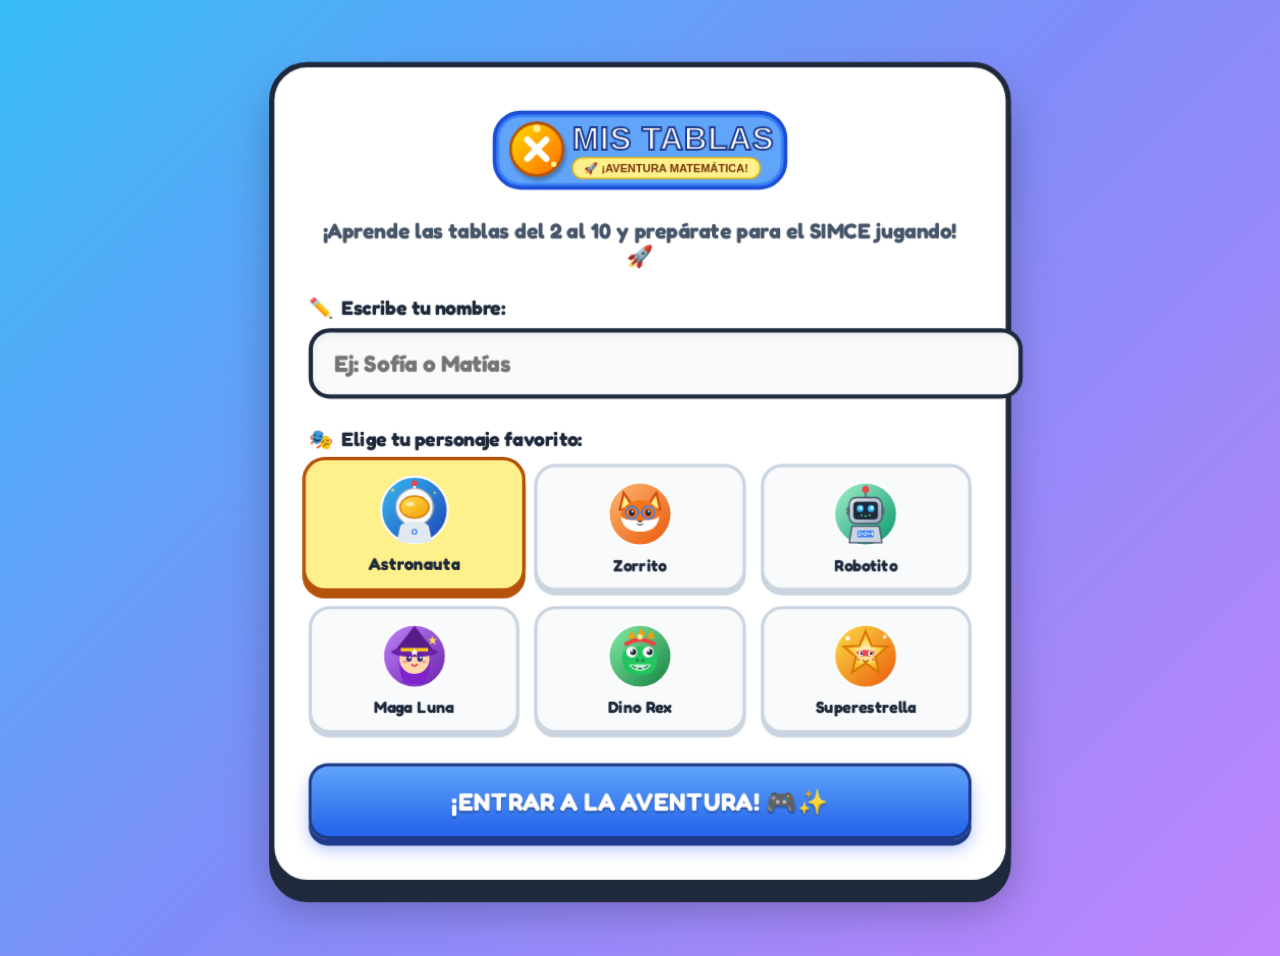
<file: index.html>
<!DOCTYPE html>
<html lang="es">
<head>
  <meta charset="UTF-8">
  <meta http-equiv="refresh" content="0; url=misTablas/index.html">
  <title>Redireccionando a Mis Tablas...</title>
  <style>
    body {
      font-family: 'Segoe UI', Tahoma, Geneva, Verdana, sans-serif;
      background: #EFF6FF;
      display: flex;
      align-items: center;
      justify-content: center;
      height: 100vh;
      margin: 0;
      color: #1E3A8A;
      text-align: center;
    }
    .card {
      background: #FFFFFF;
      padding: 40px;
      border-radius: 24px;
      border: 4px solid #3B82F6;
      box-shadow: 0 10px 25px rgba(0,0,0,0.1);
    }
    a {
      display: inline-block;
      margin-top: 15px;
      padding: 12px 24px;
      background: #3B82F6;
      color: #FFF;
      text-decoration: none;
      border-radius: 12px;
      font-weight: bold;
    }
  </style>
</head>
<body>
  <div class="card">
    <h2>🚀 Plataforma Educativa "Mis Tablas"</h2>
    <p>Redirigiendo automáticamente a la aplicación...</p>
    <a href="misTablas/index.html">Ingresar a Mis Tablas</a>
  </div>
</body>
</html>
</file>
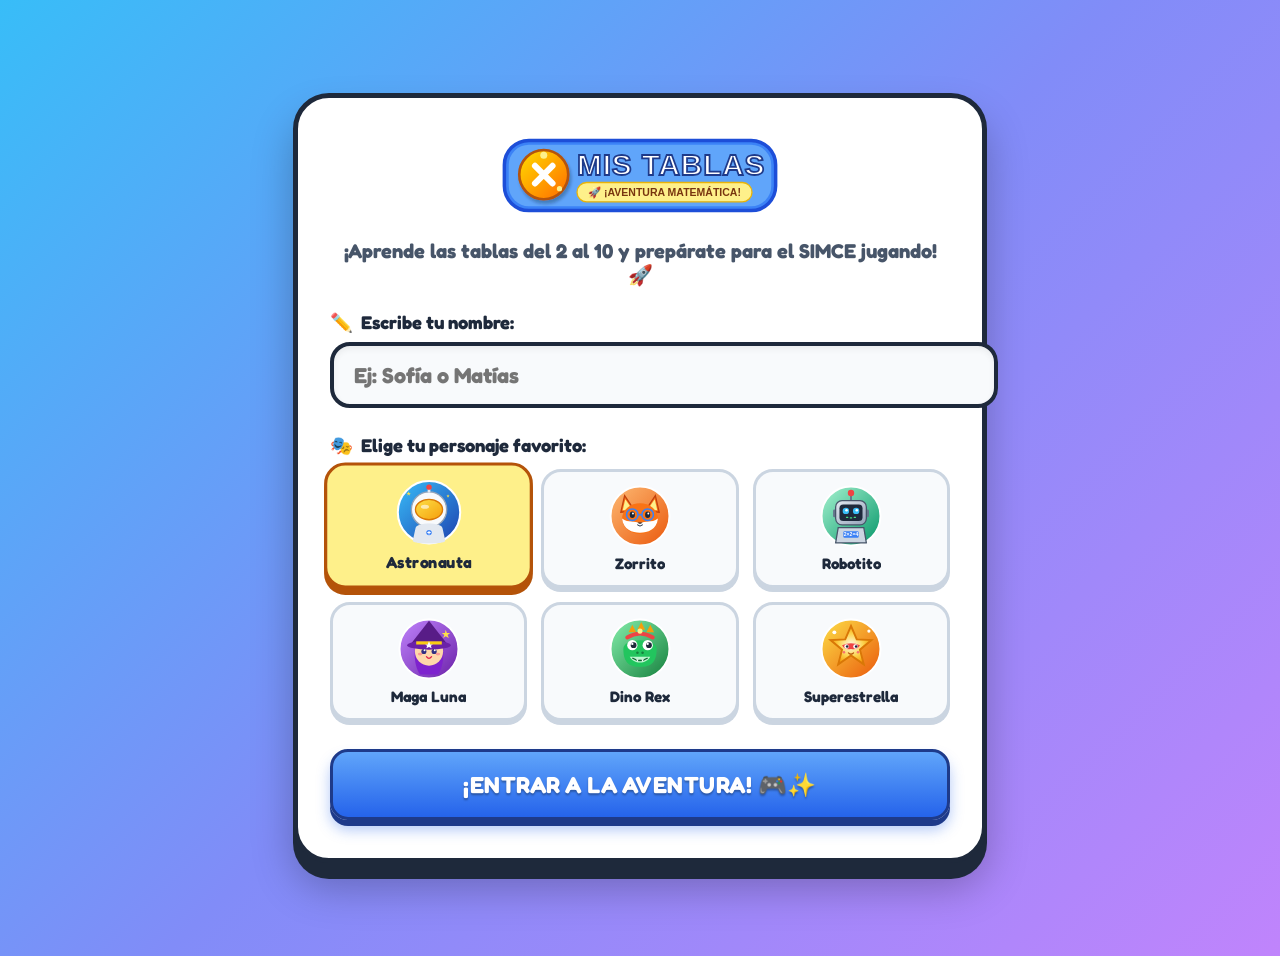
<file: misTablas/index.html>
<!DOCTYPE html>
<html lang="es">
<head>
  <meta charset="UTF-8">
  <meta name="viewport" content="width=device-width, initial-scale=1.0, maximum-scale=1.0, user-scalable=no">
  <title>Bienvenido a Mis Tablas - Ingreso de Estudiante</title>
  <link rel="stylesheet" href="Sistema/CSS/animaciones.css">
  <link rel="stylesheet" href="Sistema/CSS/login.css">
  <link rel="icon" type="image/svg+xml" href="Sistema/IMAGEN/estrella.svg">
</head>
<body class="login-body">

  <div class="login-card-container anim-pop">
    <!-- Logotipo de la Plataforma -->
    <div class="login-logo-wrapper">
      <img src="Sistema/IMAGEN/logo.svg" alt="Mis Tablas" class="login-logo-img anim-pulse">
    </div>

    <p class="login-tagline">
      ¡Aprende las tablas del 2 al 10 y prepárate para el SIMCE jugando! 🚀
    </p>

    <!-- Formulario de Ingreso -->
    <form id="loginForm" onsubmit="handleStudentLogin(event)">
      <!-- Campo Nombre -->
      <div class="input-group">
        <label for="studentNameInput" class="input-label">
          <span>✏️</span> Escribe tu nombre:
        </label>
        <input 
          type="text" 
          id="studentNameInput" 
          class="input-text-kid" 
          placeholder="Ej: Sofía o Matías" 
          autocomplete="off" 
          maxlength="25"
          required
        >
      </div>

      <!-- Selección de Avatar -->
      <div class="avatar-selection-title">
        <span>🎭</span> Elige tu personaje favorito:
      </div>

      <div class="avatars-grid" id="avatarsGrid">
        <div class="avatar-option-card selected" data-avatar="avatar1.svg" data-name="Mateo el Astronauta">
          <img src="Sistema/IMAGEN/avatar1.svg" alt="Astronauta" class="avatar-preview-img anim-float">
          <span class="avatar-label-name">Astronauta</span>
        </div>
        <div class="avatar-option-card" data-avatar="avatar2.svg" data-name="Simón el Zorrito">
          <img src="Sistema/IMAGEN/avatar2.svg" alt="Zorrito" class="avatar-preview-img anim-float">
          <span class="avatar-label-name">Zorrito</span>
        </div>
        <div class="avatar-option-card" data-avatar="avatar3.svg" data-name="Byte el Robot">
          <img src="Sistema/IMAGEN/avatar3.svg" alt="Robot" class="avatar-preview-img anim-float">
          <span class="avatar-label-name">Robotito</span>
        </div>
        <div class="avatar-option-card" data-avatar="avatar4.svg" data-name="Luna la Maga">
          <img src="Sistema/IMAGEN/avatar4.svg" alt="Maga" class="avatar-preview-img anim-float">
          <span class="avatar-label-name">Maga Luna</span>
        </div>
        <div class="avatar-option-card" data-avatar="avatar5.svg" data-name="Rex el Dino">
          <img src="Sistema/IMAGEN/avatar5.svg" alt="Dino" class="avatar-preview-img anim-float">
          <span class="avatar-label-name">Dino Rex</span>
        </div>
        <div class="avatar-option-card" data-avatar="avatar6.svg" data-name="Super Estrellita">
          <img src="Sistema/IMAGEN/avatar6.svg" alt="Estrella" class="avatar-preview-img anim-float">
          <span class="avatar-label-name">Superestrella</span>
        </div>
      </div>

      <!-- Mensaje de Validación -->
      <div id="loginErrorMsg" class="validation-error-msg anim-shake">
        ⚠️ Por favor escribe tu nombre para comenzar la aventura.
      </div>

      <!-- Botón de Ingreso con Animación 3D y Efecto de Brillo -->
      <button type="submit" class="btn btn-primary btn-enter-game anim-bounce" id="btnEnter">
        ¡ENTRAR A LA AVENTURA! 🎮✨
      </button>
    </form>
  </div>

  <script>
    // Sintetizador Web Audio API liviano integrado para la pantalla de bienvenida
    let audioCtx = null;
    function playTone(freq, type = 'sine', duration = 0.12) {
      try {
        if (!audioCtx) {
          const AC = window.AudioContext || window.webkitAudioContext;
          if (AC) audioCtx = new AC();
        }
        if (audioCtx.state === 'suspended') audioCtx.resume();
        const osc = audioCtx.createOscillator();
        const gain = audioCtx.createGain();
        osc.type = type;
        osc.frequency.setValueAtTime(freq, audioCtx.currentTime);
        gain.gain.setValueAtTime(0.2, audioCtx.currentTime);
        gain.gain.exponentialRampToValueAtTime(0.01, audioCtx.currentTime + duration);
        osc.connect(gain);
        gain.connect(audioCtx.destination);
        osc.start();
        osc.stop(audioCtx.currentTime + duration);
      } catch (e) {}
    }

    let selectedAvatar = "avatar1.svg";
    let selectedAvatarName = "Mateo el Astronauta";

    // Selección interactiva de avatar
    const cards = document.querySelectorAll('.avatar-option-card');
    cards.forEach(card => {
      card.addEventListener('click', () => {
        playTone(600, 'triangle', 0.1);
        cards.forEach(c => c.classList.remove('selected'));
        card.classList.add('selected');
        selectedAvatar = card.getAttribute('data-avatar');
        selectedAvatarName = card.getAttribute('data-name');
      });
    });

    // Cargar nombre y avatar previos si ya existían
    document.addEventListener('DOMContentLoaded', () => {
      try {
        const saved = localStorage.getItem('misTablas_student');
        if (saved) {
          const data = JSON.parse(saved);
          if (data.name) document.getElementById('studentNameInput').value = data.name;
          if (data.avatar) {
            cards.forEach(c => {
              if (c.getAttribute('data-avatar') === data.avatar) {
                cards.forEach(other => other.classList.remove('selected'));
                c.classList.add('selected');
                selectedAvatar = data.avatar;
                selectedAvatarName = data.avatarName || "Personaje";
              }
            });
          }
        }
      } catch (e) {}
    });

    function handleStudentLogin(e) {
      e.preventDefault();
      const input = document.getElementById('studentNameInput');
      const errorMsg = document.getElementById('loginErrorMsg');
      const name = (input.value || '').trim();

      // Validación estricta
      if (!name || name.length < 2) {
        playTone(200, 'sawtooth', 0.25);
        errorMsg.style.display = 'block';
        errorMsg.innerText = '⚠️ Por favor escribe tu nombre (mínimo 2 letras) para ingresar.';
        input.focus();
        input.classList.add('anim-shake');
        setTimeout(() => input.classList.remove('anim-shake'), 600);
        return;
      }

      errorMsg.style.display = 'none';
      playTone(800, 'triangle', 0.2);

      // Guardar o actualizar datos del estudiante en localStorage
      try {
        let currentStudent = null;
        const saved = localStorage.getItem('misTablas_student');
        if (saved) {
          currentStudent = JSON.parse(saved);
        }

        const updatedStudent = {
          ...(currentStudent || {}),
          name: name,
          avatar: selectedAvatar,
          avatarName: selectedAvatarName,
          score: currentStudent ? (currentStudent.score || 0) : 0,
          stars: currentStudent ? (currentStudent.stars || 0) : 0,
          tablesProgress: currentStudent ? (currentStudent.tablesProgress || {}) : {},
          achievements: currentStudent ? (currentStudent.achievements || []) : []
        };

        localStorage.setItem('misTablas_student', JSON.stringify(updatedStudent));
      } catch (err) {
        console.error("Error al guardar:", err);
      }

      // Animación de entrada y redirección a Sistema/index.html
      const btn = document.getElementById('btnEnter');
      btn.innerText = '¡Cargando Aventura...! 🚀';
      btn.disabled = true;

      setTimeout(() => {
        window.location.href = 'Sistema/index.html';
      }, 500);
    }
  </script>
</body>
</html>
</file>
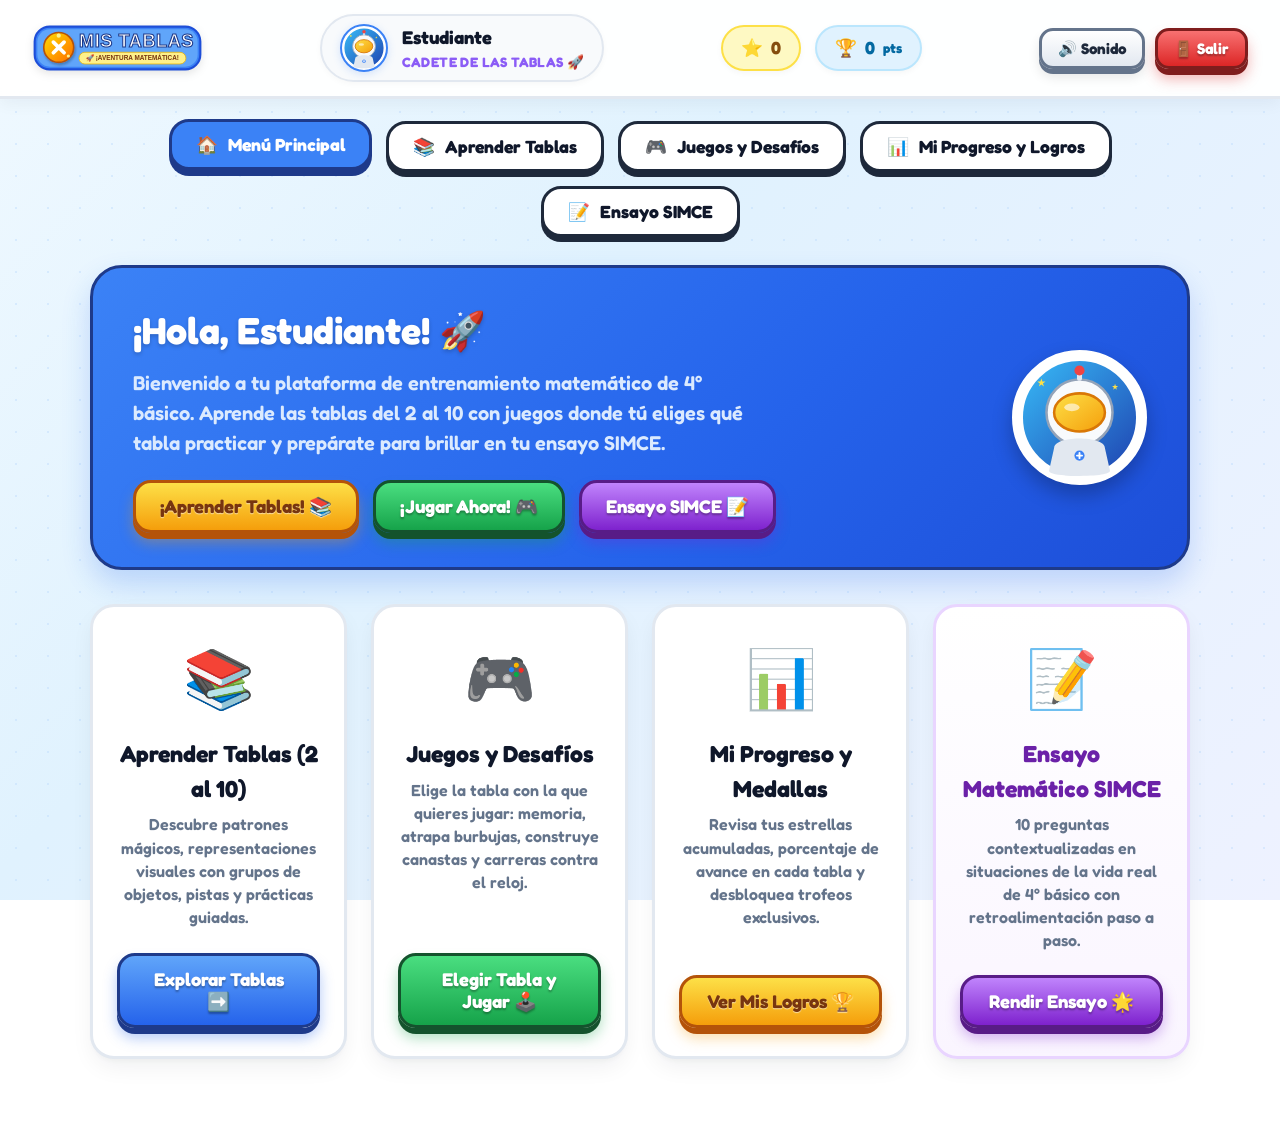
<file: misTablas/Sistema/index.html>
<!DOCTYPE html>
<html lang="es">
<head>
  <meta charset="UTF-8">
  <meta name="viewport" content="width=device-width, initial-scale=1.0, maximum-scale=1.0, user-scalable=no">
  <title>Mis Tablas - Plataforma Educativa 4° Básico</title>
  <!-- Hojas de Estilos -->
  <link rel="stylesheet" href="CSS/animaciones.css?v=5">
  <link rel="stylesheet" href="CSS/style.css?v=5">
  <link rel="stylesheet" href="CSS/responsive.css?v=5">
  <link rel="icon" type="image/svg+xml" href="IMAGEN/estrella.svg">
</head>
<body>

  <!-- ========================================================================
       BARRA SUPERIOR / PERFIL DEL ESTUDIANTE
       ======================================================================== -->
  <header class="header-bar">
    <div class="brand-section" onclick="switchView('view-dashboard')">
      <img src="IMAGEN/logo.svg" alt="Logo Mis Tablas" class="brand-logo anim-pulse">
    </div>

    <!-- Perfil del estudiante logueado -->
    <div class="student-badge-container">
      <img id="headerAvatarImg" src="IMAGEN/avatar1.svg" alt="Avatar" class="student-avatar-img anim-float">
      <div class="student-info">
        <span id="headerStudentName" class="student-name">Estudiante</span>
        <span id="headerStudentRank" class="student-rank">Cadete de las Tablas</span>
      </div>
    </div>

    <!-- Indicadores de Estrellas y Puntos -->
    <div class="stats-indicators">
      <div class="stat-pill stat-stars anim-bounce">
        <span>⭐</span>
        <span id="headerStarsCount">0</span>
      </div>
      <div class="stat-pill stat-points">
        <span>🏆</span>
        <span id="headerPointsCount">0</span>
        <span style="font-size: 0.85rem; font-weight: 700;">pts</span>
      </div>
    </div>

    <!-- Controles de Audio y Salida -->
    <div class="header-controls">
      <button class="btn btn-secondary btn-sm" id="btnToggleMute" title="Activar/Silenciar sonido">
        🔊 Sonido
      </button>
      <button class="btn btn-danger btn-sm" id="btnLogout" title="Cambiar de estudiante">
        🚪 Salir
      </button>
    </div>
  </header>

  <!-- ========================================================================
       NAVEGACIÓN PRINCIPAL ENTRE MÓDULOS (PESTAÑAS)
       ======================================================================== -->
  <nav class="main-nav-container">
    <div class="nav-tabs-wrapper">
      <button class="nav-tab-btn active" data-view="view-dashboard">
        <span>🏠</span> Menú Principal
      </button>
      <button class="nav-tab-btn" data-view="view-aprendizaje">
        <span>📚</span> Aprender Tablas
      </button>
      <button class="nav-tab-btn" data-view="view-juegos">
        <span>🎮</span> Juegos y Desafíos
      </button>
      <button class="nav-tab-btn" data-view="view-progreso">
        <span>📊</span> Mi Progreso y Logros
      </button>
      <button class="nav-tab-btn tab-simce" data-view="view-simce">
        <span>📝</span> Ensayo SIMCE
      </button>
    </div>
  </nav>

  <!-- ========================================================================
       CONTENIDO PRINCIPAL (VIEWS)
       ======================================================================== -->
  <main class="app-content">

    <!-- ======================================================================
         VISTA 1: MENÚ PRINCIPAL / INICIO
         ====================================================================== -->
    <section id="view-dashboard" class="view-section active-view">
      <!-- Banner de Bienvenida -->
      <div class="welcome-hero anim-pop">
        <div class="hero-text">
          <h1>¡Hola, <span id="heroStudentName">Superestudiante</span>! 🚀</h1>
          <p>
            Bienvenido a tu plataforma de entrenamiento matemático de 4° básico. Aprende las tablas del 2 al 10 con juegos donde tú eliges qué tabla practicar y prepárate para brillar en tu ensayo SIMCE.
          </p>
          <div style="display: flex; gap: 14px; flex-wrap: wrap;">
            <button class="btn btn-warning btn-md" onclick="switchView('view-aprendizaje')">
              ¡Aprender Tablas! 📚
            </button>
            <button class="btn btn-success btn-md" onclick="switchView('view-juegos')">
              ¡Jugar Ahora! 🎮
            </button>
            <button class="btn btn-purple btn-md" onclick="switchView('view-simce')">
              Ensayo SIMCE 📝
            </button>
          </div>
        </div>
        <img id="heroAvatarImg" src="IMAGEN/avatar1.svg" alt="Avatar Grande" class="hero-avatar-large anim-float">
      </div>

      <!-- Tarjetas de Acceso Rápido del Menú -->
      <div class="hub-grid">
        <div class="hub-card anim-pop" data-goto-view="view-aprendizaje">
          <span class="hub-card-icon">📚</span>
          <h3 class="hub-card-title">Aprender Tablas (2 al 10)</h3>
          <p class="hub-card-desc">Descubre patrones mágicos, representaciones visuales con grupos de objetos, pistas y prácticas guiadas.</p>
          <button class="btn btn-primary btn-md" style="width: 100%;">Explorar Tablas ➡️</button>
        </div>

        <div class="hub-card anim-pop" data-goto-view="view-juegos">
          <span class="hub-card-icon">🎮</span>
          <h3 class="hub-card-title">Juegos y Desafíos</h3>
          <p class="hub-card-desc">Elige la tabla con la que quieres jugar: memoria, atrapa burbujas, construye canastas y carreras contra el reloj.</p>
          <button class="btn btn-success btn-md" style="width: 100%;">Elegir Tabla y Jugar 🕹️</button>
        </div>

        <div class="hub-card anim-pop" data-goto-view="view-progreso">
          <span class="hub-card-icon">📊</span>
          <h3 class="hub-card-title">Mi Progreso y Medallas</h3>
          <p class="hub-card-desc">Revisa tus estrellas acumuladas, porcentaje de avance en cada tabla y desbloquea trofeos exclusivos.</p>
          <button class="btn btn-warning btn-md" style="width: 100%;">Ver Mis Logros 🏆</button>
        </div>

        <div class="hub-card hub-card-simce anim-pop" data-goto-view="view-simce">
          <span class="hub-card-icon">📝</span>
          <h3 class="hub-card-title">Ensayo Matemático SIMCE</h3>
          <p class="hub-card-desc">10 preguntas contextualizadas en situaciones de la vida real de 4° básico con retroalimentación paso a paso.</p>
          <button class="btn btn-purple btn-md" style="width: 100%;">Rendir Ensayo 🌟</button>
        </div>
      </div>
    </section>

    <!-- ======================================================================
         VISTA 2: APRENDER TABLAS (MÓDULO INTERACTIVO 2 AL 10)
         ====================================================================== -->
    <section id="view-aprendizaje" class="view-section">
      <div class="table-selector-section">
        <div class="section-title-box">
          <h2>🌟 Selecciona una Tabla para Aprender</h2>
          <p>Explora cómo se forman los números con grupos de objetos y patrones sorprendentes</p>
        </div>

        <!-- Carrusel de islas de tablas del 2 al 10 -->
        <div class="tables-carousel" id="tablesCarousel"></div>
      </div>

      <!-- Taller de la Tabla Seleccionada -->
      <div class="table-workspace">
        <div class="table-workspace-header">
          <div class="table-workspace-title">
            <span class="table-badge-large" id="tableActiveBadge">Tabla del 2</span>
            <span style="font-weight: 800; font-size: 1.15rem; color: #475569;">Elige el multiplicador:</span>
          </div>
          <div>
            <button class="btn btn-warning btn-sm" id="btnShowHint">
              ¿Necesitas una pista? 💡
            </button>
          </div>
        </div>

        <!-- Selector del Factor (×1 a ×10) -->
        <div class="factor-selector-bar">
          <button class="factor-btn" data-factor="1">×1</button>
          <button class="factor-btn" data-factor="2">×2</button>
          <button class="factor-btn active" data-factor="3">×3</button>
          <button class="factor-btn" data-factor="4">×4</button>
          <button class="factor-btn" data-factor="5">×5</button>
          <button class="factor-btn" data-factor="6">×6</button>
          <button class="factor-btn" data-factor="7">×7</button>
          <button class="factor-btn" data-factor="8">×8</button>
          <button class="factor-btn" data-factor="9">×9</button>
          <button class="factor-btn" data-factor="10">×10</button>
        </div>

        <!-- Área de Representación Gráfica y Ecuación -->
        <div class="visual-representation-box">
          <div class="equation-display">
            <span class="equation-part" id="eqFactor1">2</span>
            <span>×</span>
            <span class="equation-part" id="eqFactor2">3</span>
            <span>=</span>
            <span class="equation-result" id="eqResult">6</span>
          </div>

          <div class="repeated-addition-badge" id="repeatedAdditionText">
            💡 Representa: 2 grupos de 3 manzanas (3 + 3 = 6)
          </div>

          <!-- Cuadrícula interactiva de grupos y objetos -->
          <div class="groups-container" id="groupsVisualContainer"></div>
        </div>

        <!-- Superpoder y Patrón de la Tabla -->
        <div class="pattern-tip-card">
          <div class="pattern-tip-icon">🪄</div>
          <div class="pattern-tip-content">
            <h4 id="patternTitle">¡El Superpoder de la Tabla!</h4>
            <p id="patternDesc">Multiplicar por 2 siempre da un número par.</p>
          </div>
        </div>

        <!-- Práctica guiada con desafíos -->
        <div class="table-practice-container" id="tablePracticeBox">
          <div class="practice-header">
            <h3 style="font-size: 1.6rem; font-weight: 900; color: #1E293B;" id="practiceTitle">🎯 Desafío Guiado: ¡Tabla del 2!</h3>
            <button class="btn btn-primary btn-md" id="btnStartTablePractice">
              Iniciar Desafío de la Tabla del 2 (5 Preguntas) 🚀
            </button>
          </div>

          <div id="practiceQuestionArea">
            <p style="font-size: 1.15rem; color: #64748B; font-weight: 700;">
              Haz clic en <strong>"Iniciar Desafío de la Tabla del 2"</strong> para responder 5 desafíos exclusivos de esta tabla y ganar tus estrellas ⭐.
            </p>
          </div>
        </div>
      </div>
    </section>

    <!-- ======================================================================
         VISTA 3: JUEGOS Y DESAFÍOS (CON SELECTOR DE TABLA)
         ====================================================================== -->
    <section id="view-juegos" class="view-section">
      <div class="section-title-box" style="text-align: center; display: block; margin: 0 auto 28px auto;">
        <h2>🎮 Juegos y Desafíos Matemáticos</h2>
        <p>Aprende jugando con 6 dinámicas interactivas libres de monotonía</p>
      </div>

      <!-- Pantalla General de Selección: Paso 1 (Tabla) y Paso 2 (Juego) -->
      <div id="gamesHubOverview">
        <!-- PASO 1: Selector de Tabla para el Juego -->
        <div class="game-table-picker-box anim-pop">
          <div class="picker-header">
            <span class="step-badge">Paso 1</span>
            <h3>¿Con qué tabla te gustaría jugar?</h3>
            <p>Selecciona la tabla que deseas entrenar hoy o prueba el modo con todas las tablas mezcladas:</p>
          </div>

          <!-- Botones interactivos de tablas (2 al 10 y ¡Todas!) -->
          <div class="game-tables-list" id="gameTablesPickerList">
            <!-- Rellenado por juegos.js -->
          </div>

          <div class="selected-table-banner">
            🎯 Estás jugando con: <strong id="gameActiveTableText">Tabla del 2</strong>
          </div>
        </div>

        <!-- PASO 2: Selección del Juego Favorito -->
        <div class="picker-header" style="text-align: center; margin-bottom: 22px;">
          <span class="step-badge step-badge-green">Paso 2</span>
          <h3>Elige tu juego favorito</h3>
        </div>

        <!-- Cuadrícula de Selección de Minijuegos -->
        <div class="games-grid" id="gamesGridList">
          <!-- 1. Memoria Matemática -->
          <div class="game-item-card anim-pop">
            <span class="game-badge">Cartas 3D</span>
            <span class="hub-card-icon">🧠</span>
            <h3>Memoria Matemática</h3>
            <p>Encuentra parejas volteando cartas que relacionan la multiplicación de tu tabla con su resultado.</p>
            <button class="btn btn-primary btn-md" data-launch-game="memoria" style="width: 100%;">¡Jugar Memoria! 🃏</button>
          </div>

          <!-- 2. Atrapa el Resultado -->
          <div class="game-item-card anim-pop">
            <span class="game-badge">Reflejos y Velocidad</span>
            <span class="hub-card-icon">🎈</span>
            <h3>Atrapa el Resultado</h3>
            <p>Las respuestas de tu tabla flotan en burbujas de colores. ¡Toca la correcta antes de que escape!</p>
            <button class="btn btn-warning btn-md" data-launch-game="atrapa" style="width: 100%;">¡Atrapar Burbujas! 🎯</button>
          </div>

          <!-- 3. Construye la Multiplicación -->
          <div class="game-item-card anim-pop">
            <span class="game-badge">Concepto de Grupos</span>
            <span class="hub-card-icon">🍎</span>
            <h3>Construye la Multiplicación</h3>
            <p>Agrupa canastas y manzanas para modelar concretamente la multiplicación de tu tabla.</p>
            <button class="btn btn-success btn-md" data-launch-game="construye" style="width: 100%;">¡Construir! 🏗️</button>
          </div>

          <!-- 4. ¿Quién tiene la respuesta? -->
          <div class="game-item-card anim-pop">
            <span class="game-badge">Personajes Animados</span>
            <span class="hub-card-icon">🎭</span>
            <h3>¿Quién tiene la respuesta?</h3>
            <p>Tus amigos de la nave muestran resultados para tu tabla. ¡Elige al amigo que dice la verdad!</p>
            <button class="btn btn-purple btn-md" data-launch-game="quien" style="width: 100%;">¡Elegir Amigo! 👥</button>
          </div>

          <!-- 5. Arrastra y Completa -->
          <div class="game-item-card anim-pop">
            <span class="game-badge">Asociación Visual</span>
            <span class="hub-card-icon">🧩</span>
            <h3>Arrastra y Completa</h3>
            <p>Coloca la ficha numérica correcta en cada operación de la tabla que seleccionaste.</p>
            <button class="btn btn-primary btn-md" data-launch-game="arrastra" style="width: 100%;">¡Arrastrar Fichas! 🧩</button>
          </div>

          <!-- 6. Desafío Contra el Tiempo -->
          <div class="game-item-card anim-pop">
            <span class="game-badge">Carrera 60 Segundos</span>
            <span class="hub-card-icon">⚡</span>
            <h3>Desafío Contra el Tiempo</h3>
            <p>¿Cuántas multiplicaciones de tu tabla puedes resolver antes de que termine el tiempo?</p>
            <button class="btn btn-danger btn-md" data-launch-game="tiempo" style="width: 100%;">¡Carrera Veloz! ⏱️</button>
          </div>
        </div>
      </div>

      <!-- Arena de Juego Activo -->
      <div id="activeGameArena" class="active-game-arena" style="display: none;">
        <div class="game-arena-top">
          <div class="game-arena-title-group">
            <h2 id="activeGameTitle" style="font-size: 1.6rem; font-weight: 900; color: #1E293B;">Juego en Curso</h2>
            <div class="arena-table-pill" id="arenaTableIndicator">
              🎯 Tabla: <strong id="arenaActiveTableNum" style="margin-left: 4px;">del 2</strong>
              <button class="btn btn-warning btn-sm" id="btnChangeGameTable" style="margin-left: 10px; font-size: 0.85rem; padding: 4px 10px;">
                Cambiar tabla 🔁
              </button>
            </div>
          </div>
          <button class="btn btn-secondary btn-sm" id="btnExitGame">
            ⬅️ Volver a los Juegos
          </button>
        </div>
        <div id="gamePlayStage"></div>
      </div>
    </section>

    <!-- ======================================================================
         VISTA 4: MI PROGRESO Y LOGROS
         ====================================================================== -->
    <section id="view-progreso" class="view-section">
      <div class="progress-overview-card anim-pop">
        <div style="display: flex; align-items: center; justify-content: space-between; flex-wrap: wrap; gap: 16px; border-bottom: 2px dashed #CBD5E1; padding-bottom: 18px;">
          <div>
            <h2 style="font-size: 1.85rem; font-weight: 900; color: #1E293B;">📊 Panel de Avance del Estudiante</h2>
            <p style="font-weight: 700; color: #64748B;">Revisa tu dominio por cada tabla y tus medallas desbloqueadas</p>
          </div>
          <button class="btn btn-secondary btn-sm" id="btnResetProgress">
            🔄 Reiniciar Progreso
          </button>
        </div>

        <!-- Estadísticas Rápidas -->
        <div style="display: flex; gap: 20px; margin: 20px 0; flex-wrap: wrap;">
          <div style="background: #E0F2FE; border: 2px solid #BAE6FD; border-radius: 18px; padding: 16px 24px; flex: 1; min-width: 180px;">
            <div style="font-size: 0.9rem; font-weight: 800; color: #0369A1;">TABLAS DOMINADAS</div>
            <div id="statCompletedTables" style="font-size: 2.1rem; font-weight: 900; color: #075985;">0 de 9</div>
          </div>
          <div style="background: #FAF5FF; border: 2px solid #E9D5FF; border-radius: 18px; padding: 16px 24px; flex: 1; min-width: 180px;">
            <div style="font-size: 0.9rem; font-weight: 800; color: #6B21A8;">MEJOR ENSAYO SIMCE</div>
            <div id="statSimceBest" style="font-size: 2.1rem; font-weight: 900; color: #581C87;">0 / 10</div>
          </div>
        </div>

        <!-- Progreso por cada tabla del 2 al 10 -->
        <h3 style="font-size: 1.45rem; font-weight: 900; margin-top: 24px; color: #1E293B;">Nivel de Dominio por Tabla</h3>
        <div class="tables-progress-grid" id="progressTablesList"></div>

        <!-- Medallas y Logros -->
        <h3 style="font-size: 1.45rem; font-weight: 900; margin-top: 36px; color: #1E293B;">🏆 Sala de Trofeos y Logros</h3>
        <div class="achievements-grid" id="progressAchievementsList"></div>
      </div>
    </section>

    <!-- ======================================================================
         VISTA 5: ENSAYO MATEMÁTICO TIPO SIMCE (4° BÁSICO)
         ====================================================================== -->
    <section id="view-simce" class="view-section">
      <!-- Contenedor del Test Activo -->
      <div id="simceTestContainer" class="simce-layout-container">
        <!-- Panel Lateral con 10 Preguntas Numeradas -->
        <aside class="simce-sidebar">
          <div class="simce-sidebar-header">
            <h3>📝 Hoja de Preguntas</h3>
            <span style="font-size: 0.85rem; font-weight: 700; color: #64748B;">4° Básico - Matemática</span>
          </div>

          <div class="simce-nav-grid" id="simceNavGrid">
            <!-- Botones del 1 al 10 generados dinámicamente -->
          </div>

          <div class="simce-status-summary">
            <span id="simceStatusSummaryText">Respondidas: 0 de 10</span>
          </div>

          <button class="btn btn-purple btn-md" id="btnSimceFinish" style="width: 100%;">
            Finalizar Ensayo 🏁
          </button>
        </aside>

        <!-- Área Principal de la Pregunta Contextualizada -->
        <div class="simce-main-card">
          <div class="simce-question-header">
            <span class="simce-question-badge" id="simceCurrentBadge">Pregunta 1 de 10</span>
            <span style="font-weight: 800; color: #64748B;">SIMCE 4° Básico</span>
          </div>

          <div class="simce-context-box">
            <h4 id="simceQuestionTitle" style="font-size: 1.35rem; font-weight: 900; margin-bottom: 10px; color: #1E293B;">
              Situación 1
            </h4>
            <p id="simceStoryText" class="simce-story-text">
              Contexto del problema...
            </p>
            <div class="simce-visual-context" id="simceVisualBox">
              <!-- Gráfico o íconos contextuales -->
            </div>
          </div>

          <div class="simce-prompt-text" id="simcePromptText">
            ¿Cuál es la respuesta correcta?
          </div>

          <!-- Alternativas A, B, C, D -->
          <div class="simce-options-list" id="simceOptionsList"></div>

          <!-- Navegación entre preguntas -->
          <div class="simce-controls-row">
            <button class="btn btn-secondary btn-md" id="btnSimcePrev">
              ⬅️ Anterior
            </button>
            <button class="btn btn-primary btn-md" id="btnSimceNext">
              Siguiente ➡️
            </button>
          </div>
        </div>
      </div>

      <!-- Pantalla de Resultados y Retroalimentación SIMCE -->
      <div id="simceResultsContainer" class="simce-results-card anim-pop" style="display: none;">
        <h2 style="font-size: 2.3rem; font-weight: 900; color: #1E293B; margin-bottom: 18px;">
          🎉 ¡Ensayo SIMCE Finalizado!
        </h2>

        <div class="results-score-circle">
          <span class="score-num" id="simceScoreDisplay">10</span>
        </div>

        <div id="simceLevelBadge" class="results-level-badge level-destacado">
          ¡Nivel Destacado! 🌟
        </div>

        <p id="simceFeedbackMessage" style="font-size: 1.3rem; font-weight: 700; color: #475569; max-width: 650px; margin: 0 auto 28px auto;">
          ¡Excelente trabajo! Has demostrado una comprensión muy sólida de las operaciones de multiplicación.
        </p>

        <div style="display: flex; gap: 16px; justify-content: center; flex-wrap: wrap; margin-bottom: 30px;">
          <button class="btn btn-warning btn-md" onclick="simceEngine.restartTest()">
            Reintentar Ensayo 🔄
          </button>
          <button class="btn btn-primary btn-md" onclick="switchView('view-dashboard')">
            Regresar al Menú Principal 🏠
          </button>
        </div>

        <!-- Revisión Detallada Pregunta por Pregunta -->
        <h3 style="font-size: 1.6rem; font-weight: 900; color: #1E293B; text-align: left; border-bottom: 2px dashed #CBD5E1; padding-bottom: 12px; margin-bottom: 16px;">
          📋 Retroalimentación y Solución Paso a Paso
        </h3>
        <div class="simce-feedback-list" id="simceFeedbackQuestionsList"></div>
      </div>
    </section>

  </main>

  <!-- ========================================================================
       MODAL DE DIÁLOGO / PISTAS / ALERTAS
       ======================================================================== -->
  <div class="modal-overlay" id="gameModal">
    <div class="modal-card anim-pop">
      <h3 id="modalTitle" style="font-size: 1.6rem; font-weight: 900; color: #1E293B; margin-bottom: 14px;">Título</h3>
      <div id="modalBody" style="margin-bottom: 22px;">Contenido</div>
      <button class="btn btn-primary btn-md" id="modalActionBtn" style="min-width: 140px;">Entendido 👍</button>
    </div>
  </div>

  <!-- Canvas de Confeti Global -->
  <canvas id="confettiCanvas"></canvas>

  <!-- ========================================================================
       SCRIPTS JAVASCRIPT
       ======================================================================== -->
  <script src="JS/audio.js?v=5"></script>
  <script src="JS/confetti.js?v=5"></script>
  <script src="JS/storage.js?v=5"></script>
  <script src="JS/aprendizaje.js?v=5"></script>
  <script src="JS/juegos.js?v=5"></script>
  <script src="JS/simce.js?v=5"></script>
  <script src="JS/main.js?v=5"></script>
</body>
</html>
</file>
<file: misTablas/Sistema/CSS/animaciones.css>
/* ==========================================================================
   ANIMACIONES.CSS - Plataforma Educativa "Mis Tablas" (4° Básico)
   Efectos dinámicos, botones con animación, números en continuo movimiento
   ========================================================================== */

/* Animación general de entrada suave */
@keyframes popIn {
  0% {
    opacity: 0;
    transform: scale(0.85) translateY(10px);
  }
  70% {
    transform: scale(1.05) translateY(-3px);
  }
  100% {
    opacity: 1;
    transform: scale(1) translateY(0);
  }
}

.anim-pop {
  animation: popIn 0.35s cubic-bezier(0.34, 1.56, 0.64, 1) forwards;
}

/* Flotación suave para avatares, mascotas e íconos */
@keyframes floatY {
  0%, 100% {
    transform: translateY(0);
  }
  50% {
    transform: translateY(-8px);
  }
}

.anim-float {
  animation: floatY 2.8s ease-in-out infinite;
}

/* Pulso y brillo de botones destacados */
@keyframes pulseHeart {
  0%, 100% {
    transform: scale(1);
  }
  50% {
    transform: scale(1.06);
  }
}

.anim-pulse {
  animation: pulseHeart 1.8s infinite ease-in-out;
}

/* Rebote festivo de victoria / acierto */
@keyframes bounceWin {
  0%, 20%, 50%, 80%, 100% {
    transform: translateY(0) scale(1);
  }
  40% {
    transform: translateY(-20px) scale(1.12);
  }
  60% {
    transform: translateY(-10px) scale(1.06);
  }
}

.anim-bounce {
  animation: bounceWin 0.8s ease;
}

/* Sacudida cómica en caso de error para retroalimentación */
@keyframes shakeWrong {
  0%, 100% { transform: translateX(0); }
  20% { transform: translateX(-12px) rotate(-3deg); }
  40% { transform: translateX(12px) rotate(3deg); }
  60% { transform: translateX(-7px) rotate(-1.5deg); }
  80% { transform: translateX(7px) rotate(1.5deg); }
}

.anim-shake {
  animation: shakeWrong 0.5s ease-in-out;
}

/* Giro de estrellas y medallas */
@keyframes starSpin {
  0% { transform: rotate(0deg) scale(0.9); }
  50% { transform: rotate(180deg) scale(1.25); }
  100% { transform: rotate(360deg) scale(1); }
}

.anim-spin {
  animation: starSpin 0.7s cubic-bezier(0.34, 1.56, 0.64, 1);
}

.anim-spin-slow {
  display: inline-block;
  animation: starSpin 3s infinite linear;
}

/* Efecto de brillo que cruza los botones (Shine Effect) */
@keyframes shineSlide {
  0% {
    left: -120%;
  }
  20%, 100% {
    left: 120%;
  }
}

/* ==========================================================================
   ANIMACIÓN CONTINUA Y VIVA PARA EL RESULTADO DE LA MULTIPLICACIÓN
   El número se mueve, baila, respira y flota constantemente
   ========================================================================== */

@keyframes numberDance {
  0%, 100% {
    transform: translateY(0) scale(1) rotate(0deg);
  }
  25% {
    transform: translateY(-8px) scale(1.07) rotate(3deg);
  }
  50% {
    transform: translateY(2px) scale(1.02) rotate(-3deg);
  }
  75% {
    transform: translateY(-5px) scale(1.05) rotate(2deg);
  }
}

.anim-dancing-number {
  display: inline-block;
  animation: numberDance 2.2s infinite ease-in-out !important;
}

/* Explosión viva cuando se cambia el multiplicador */
@keyframes resultGlowPop {
  0% {
    transform: scale(0.6) rotate(-8deg);
    opacity: 0.4;
    filter: brightness(0.8);
  }
  45% {
    transform: scale(1.35) rotate(5deg);
    box-shadow: 0 0 35px #F59E0B, 0 8px 0 #B45309;
    filter: brightness(1.25);
  }
  75% {
    transform: scale(0.95) rotate(-2deg);
  }
  100% {
    transform: scale(1) rotate(0deg);
    box-shadow: 0 0 20px rgba(245, 158, 11, 0.4), 0 5px 0 #B45309;
    filter: brightness(1);
  }
}

.anim-result-pop {
  animation: resultGlowPop 0.55s cubic-bezier(0.34, 1.56, 0.64, 1) forwards;
}

/* Borde brillante cambiante (Aura arcoíris para el resultado) */
@keyframes rainbowAura {
  0% { box-shadow: 0 0 20px rgba(245, 158, 11, 0.5), 0 5px 0 #B45309; border-color: #F59E0B; }
  33% { box-shadow: 0 0 20px rgba(16, 185, 129, 0.5), 0 5px 0 #047857; border-color: #10B981; }
  66% { box-shadow: 0 0 20px rgba(59, 130, 246, 0.5), 0 5px 0 #1D4ED8; border-color: #3B82F6; }
  100% { box-shadow: 0 0 20px rgba(236, 72, 153, 0.5), 0 5px 0 #BE185D; border-color: #EC4899; }
}

.anim-rainbow-aura {
  animation: rainbowAura 3s infinite linear;
}

/* Caída de manzana rebotando */
@keyframes appleDrop {
  0% {
    opacity: 0;
    transform: translateY(-50px) scale(0.5);
  }
  60% {
    opacity: 1;
    transform: translateY(8px) scale(1.2);
  }
  80% {
    transform: translateY(-4px) scale(0.95);
  }
  100% {
    transform: translateY(0) scale(1);
  }
}

.anim-apple-drop {
  animation: appleDrop 0.4s cubic-bezier(0.34, 1.56, 0.64, 1) forwards;
}

/* Salto alegre de personaje de concurso */
@keyframes charJump {
  0%, 100% { transform: translateY(0) scale(1); }
  25% { transform: translateY(-30px) scale(1.15) rotate(5deg); }
  50% { transform: translateY(-15px) scale(1.08) rotate(-4deg); }
  75% { transform: translateY(-5px) scale(1.02); }
}

.anim-char-jump {
  animation: charJump 0.65s cubic-bezier(0.34, 1.56, 0.64, 1);
}

/* Vibración de canasta */
@keyframes basketWobble {
  0%, 100% { transform: scale(1) rotate(0); }
  25% { transform: scale(1.08) rotate(-3deg); }
  50% { transform: scale(1.08) rotate(3deg); }
  75% { transform: scale(1.03) rotate(-1deg); }
}

.anim-basket-wobble {
  animation: basketWobble 0.4s ease-in-out;
}

/* ==========================================================================
   ESTILOS Y ANIMACIONES PARA TODOS LOS BOTONES
   Todos los botones tienen física arcade 3D, rebote y dinamismo
   ========================================================================== */

button,
.btn,
.btn-choice,
.btn-table,
.btn-avatar,
.simce-num-btn,
.game-table-pick-btn {
  position: relative;
  overflow: hidden;
  cursor: pointer;
  font-family: inherit;
  font-weight: 800;
  border-radius: 18px;
  border: 3px solid #1E293B;
  transition: transform 0.15s cubic-bezier(0.34, 1.56, 0.64, 1),
              box-shadow 0.15s cubic-bezier(0.34, 1.56, 0.64, 1),
              background-color 0.2s ease,
              filter 0.2s ease;
  user-select: none;
  touch-action: manipulation;
  -webkit-tap-highlight-color: transparent;
}

/* Brillo automático en botones */
button::after,
.btn::after,
.game-table-pick-btn::after {
  content: '';
  position: absolute;
  top: 0;
  left: -120%;
  width: 60%;
  height: 100%;
  background: linear-gradient(
    90deg,
    rgba(255, 255, 255, 0) 0%,
    rgba(255, 255, 255, 0.4) 50%,
    rgba(255, 255, 255, 0) 100%
  );
  transform: skewX(-20deg);
  pointer-events: none;
}

button:hover::after,
.btn:hover::after,
.game-table-pick-btn:hover::after {
  animation: shineSlide 1.5s infinite;
}

/* Estado Hover: Se eleva y aumenta ligeramente */
button:hover,
.btn:hover,
.btn-choice:hover,
.btn-table:hover,
.btn-avatar:hover,
.game-table-pick-btn:hover {
  transform: translateY(-4px) scale(1.02);
  filter: brightness(1.06);
}

/* Estado Active / Presionado: Se hunde como tecla arcade */
button:active,
.btn:active,
.btn-choice:active,
.btn-table:active,
.btn-avatar:active,
.game-table-pick-btn:active {
  transform: translateY(4px) scale(0.97) !important;
  box-shadow: 0 1px 0 rgba(0, 0, 0, 0.3) !important;
}

/* Variantes de Botones 3D con Sombras Gruesas */

/* Botón Primario: Azul Espacial */
.btn-primary {
  background: linear-gradient(180deg, #60A5FA 0%, #2563EB 100%);
  color: #FFFFFF;
  border-color: #1E3A8A;
  box-shadow: 0 6px 0 #1E3A8A, 0 10px 14px rgba(37, 99, 235, 0.35);
  text-shadow: 0 2px 2px rgba(0, 0, 0, 0.3);
}
.btn-primary:hover {
  box-shadow: 0 8px 0 #1E3A8A, 0 14px 18px rgba(37, 99, 235, 0.4);
}

/* Botón Éxito: Verde Campeón */
.btn-success {
  background: linear-gradient(180deg, #4ADE80 0%, #16A34A 100%);
  color: #FFFFFF;
  border-color: #14532D;
  box-shadow: 0 6px 0 #14532D, 0 10px 14px rgba(22, 163, 74, 0.35);
  text-shadow: 0 2px 2px rgba(0, 0, 0, 0.3);
}
.btn-success:hover {
  box-shadow: 0 8px 0 #14532D, 0 14px 18px rgba(22, 163, 74, 0.4);
}

/* Botón Amarillo: Estrella de Oro */
.btn-warning {
  background: linear-gradient(180deg, #FDE047 0%, #F59E0B 100%);
  color: #78350F;
  border-color: #B45309;
  box-shadow: 0 6px 0 #B45309, 0 10px 14px rgba(245, 158, 11, 0.35);
  text-shadow: 0 1px 1px rgba(255, 255, 255, 0.6);
}
.btn-warning:hover {
  box-shadow: 0 8px 0 #B45309, 0 14px 18px rgba(245, 158, 11, 0.4);
}

/* Botón Peligro / Reset: Coral Naranja */
.btn-danger {
  background: linear-gradient(180deg, #F87171 0%, #DC2626 100%);
  color: #FFFFFF;
  border-color: #7F1D1D;
  box-shadow: 0 6px 0 #7F1D1D, 0 10px 14px rgba(220, 38, 38, 0.35);
  text-shadow: 0 2px 2px rgba(0, 0, 0, 0.3);
}
.btn-danger:hover {
  box-shadow: 0 8px 0 #7F1D1D, 0 14px 18px rgba(220, 38, 38, 0.4);
}

/* Botón Mágico / SIMCE: Morado Real */
.btn-purple {
  background: linear-gradient(180deg, #C084FC 0%, #7E22CE 100%);
  color: #FFFFFF;
  border-color: #581C87;
  box-shadow: 0 6px 0 #581C87, 0 10px 14px rgba(126, 34, 206, 0.35);
  text-shadow: 0 2px 2px rgba(0, 0, 0, 0.3);
}
.btn-purple:hover {
  box-shadow: 0 8px 0 #581C87, 0 14px 18px rgba(126, 34, 206, 0.4);
}

/* Botón Neutro / Secundario: Blanco Suave */
.btn-secondary {
  background: linear-gradient(180deg, #FFFFFF 0%, #E2E8F0 100%);
  color: #1E293B;
  border-color: #64748B;
  box-shadow: 0 5px 0 #64748B, 0 8px 12px rgba(0, 0, 0, 0.1);
}
.btn-secondary:hover {
  box-shadow: 0 7px 0 #64748B, 0 12px 16px rgba(0, 0, 0, 0.15);
}

/* Tamaños de Botones */
.btn-sm {
  padding: 8px 16px;
  font-size: 0.95rem;
  border-radius: 14px;
}
.btn-md {
  padding: 12px 24px;
  font-size: 1.15rem;
}
.btn-lg {
  padding: 16px 32px;
  font-size: 1.35rem;
  border-radius: 22px;
}

/* Burbujas flotantes para el juego "Atrapa el Resultado" */
@keyframes floatBubble {
  0% {
    transform: translateY(110px) scale(0.9) rotate(-3deg);
  }
  50% {
    transform: translateY(0px) scale(1.05) rotate(3deg);
  }
  100% {
    transform: translateY(-110px) scale(0.9) rotate(-3deg);
  }
}

.bubble-item {
  animation: floatBubble 4s infinite ease-in-out;
}
</file>
<file: misTablas/Sistema/CSS/login.css>
/* ==========================================================================
   LOGIN.CSS - Estilos de la Pantalla de Ingreso (misTablas/index.html)
   ========================================================================== */

@import url('https://fonts.googleapis.com/css2?family=Fredoka:wght@400;500;600;700;800;900&family=Nunito:wght@700;800;900&display=swap');

body.login-body {
  font-family: 'Fredoka', 'Nunito', cursive, sans-serif;
  background: linear-gradient(135deg, #38BDF8 0%, #818CF8 50%, #C084FC 100%);
  min-height: 100vh;
  display: flex;
  align-items: center;
  justify-content: center;
  padding: 20px;
  position: relative;
  overflow-x: hidden;
}

/* Burbujas y estrellas flotantes de fondo */
.floating-bg-element {
  position: absolute;
  pointer-events: none;
  opacity: 0.25;
  filter: blur(1px);
}

.login-card-container {
  background: #FFFFFF;
  border: 5px solid #1E293B;
  border-radius: 36px;
  max-width: 620px;
  width: 100%;
  padding: 38px 32px;
  box-shadow: 0 16px 0 #1E293B, 0 25px 40px rgba(0, 0, 0, 0.25);
  text-align: center;
  position: relative;
  z-index: 10;
}

.login-logo-wrapper {
  margin-bottom: 20px;
}

.login-logo-img {
  max-width: 280px;
  height: auto;
}

.login-tagline {
  font-size: 1.25rem;
  font-weight: 800;
  color: #475569;
  margin-bottom: 24px;
}

/* Campo de Texto para el Nombre */
.input-group {
  margin-bottom: 26px;
  text-align: left;
}

.input-label {
  display: block;
  font-size: 1.15rem;
  font-weight: 900;
  color: #1E293B;
  margin-bottom: 8px;
  display: flex;
  align-items: center;
  gap: 8px;
}

.input-text-kid {
  width: 100%;
  padding: 16px 20px;
  font-size: 1.35rem;
  font-weight: 800;
  font-family: inherit;
  border-radius: 20px;
  border: 4px solid #1E293B;
  background: #F8FAFC;
  color: #1E293B;
  box-shadow: inset 0 3px 6px rgba(0,0,0,0.06);
  outline: none;
  transition: all 0.2s ease;
}

.input-text-kid:focus {
  background: #FFF;
  border-color: #3B82F6;
  box-shadow: 0 0 0 4px rgba(59, 130, 246, 0.25);
}

/* Grilla de Selección de Avatar */
.avatar-selection-title {
  font-size: 1.15rem;
  font-weight: 900;
  color: #1E293B;
  text-align: left;
  margin-bottom: 12px;
  display: flex;
  align-items: center;
  gap: 8px;
}

.avatars-grid {
  display: grid;
  grid-template-columns: repeat(3, 1fr);
  gap: 14px;
  margin-bottom: 28px;
}

.avatar-option-card {
  background: #F8FAFC;
  border: 3px solid #CBD5E1;
  border-radius: 20px;
  padding: 12px 8px;
  cursor: pointer;
  display: flex;
  flex-direction: column;
  align-items: center;
  transition: all 0.2s cubic-bezier(0.34, 1.56, 0.64, 1);
  box-shadow: 0 4px 0 #CBD5E1;
}

.avatar-option-card:hover {
  transform: translateY(-4px) scale(1.05);
  border-color: #3B82F6;
  box-shadow: 0 6px 0 #3B82F6;
}

.avatar-option-card.selected {
  background: #FEF08A;
  border-color: #B45309;
  box-shadow: 0 6px 0 #B45309;
  transform: translateY(-3px) scale(1.06);
}

.avatar-preview-img {
  width: 64px;
  height: 64px;
  border-radius: 50%;
  margin-bottom: 6px;
}

.avatar-label-name {
  font-size: 0.95rem;
  font-weight: 800;
  color: #1E293B;
  white-space: nowrap;
  overflow: hidden;
  text-overflow: ellipsis;
  max-width: 100%;
}

/* Mensaje de validación / Alerta */
.validation-error-msg {
  display: none;
  background: #FEE2E2;
  border: 3px solid #EF4444;
  border-radius: 16px;
  padding: 12px 18px;
  color: #B91C1C;
  font-weight: 800;
  font-size: 1.05rem;
  margin-bottom: 20px;
}

/* Botón de Entrada Enorme */
.btn-enter-game {
  width: 100%;
  padding: 18px;
  font-size: 1.45rem;
  letter-spacing: 0.5px;
}

@media (max-width: 540px) {
  .login-card-container {
    padding: 26px 18px;
  }
  .avatars-grid {
    grid-template-columns: repeat(2, 1fr);
  }
}
</file>
<file: misTablas/Sistema/CSS/style.css>
/* ==========================================================================
   STYLE.CSS - Plataforma Educativa "Mis Tablas" (4° Básico)
   Diseño Espacioso, Limpio, Moderno y Atractivo para Niños
   ========================================================================== */

@import url('https://fonts.googleapis.com/css2?family=Fredoka:wght@400;500;600;700;800;900&family=Nunito:wght@700;800;900&display=swap');

:root {
  --font-main: 'Fredoka', 'Nunito', 'Segoe UI', cursive, sans-serif;
  --font-alt: 'Nunito', 'Fredoka', sans-serif;
  
  /* Paleta Limpia y Amigable (Menos saturación de bordes, más luz) */
  --bg-gradient: linear-gradient(135deg, #F0F9FF 0%, #E0F2FE 40%, #EEF2FF 100%);
  --card-bg: #FFFFFF;
  --card-border: #E2E8F0;
  --card-border-hover: #93C5FD;
  --text-dark: #0F172A;
  --text-muted: #64748B;
  --border-arcade: #1E293B;
  
  --color-primary: #3B82F6;
  --color-primary-dark: #1D4ED8;
  --color-secondary: #F59E0B;
  --color-secondary-dark: #B45309;
  --color-accent: #EC4899;
  --color-accent-dark: #BE185D;
  --color-success: #10B981;
  --color-success-dark: #047857;
  --color-purple: #8B5CF6;
  --color-purple-dark: #6D28D9;
  --color-danger: #EF4444;
  --color-danger-dark: #B91C1C;
  
  --shadow-soft: 0 10px 25px -4px rgba(15, 23, 42, 0.07), 0 4px 6px -2px rgba(15, 23, 42, 0.04);
  --shadow-hover: 0 18px 32px -4px rgba(37, 99, 235, 0.12), 0 8px 12px -2px rgba(15, 23, 42, 0.06);
  --shadow-arcade: 0 6px 0 var(--border-arcade);
  --radius-sm: 16px;
  --radius-md: 24px;
  --radius-lg: 32px;
}

* {
  box-sizing: border-box;
  margin: 0;
  padding: 0;
}

body {
  font-family: var(--font-main);
  background: var(--bg-gradient);
  background-attachment: fixed;
  color: var(--text-dark);
  min-height: 100vh;
  display: flex;
  flex-direction: column;
  overflow-x: hidden;
  position: relative;
  line-height: 1.5;
}

/* Fondo con puntos sutiles y limpios */
body::before {
  content: '';
  position: fixed;
  top: 0;
  left: 0;
  width: 100%;
  height: 100%;
  background-image: radial-gradient(#BFDBFE 1.5px, transparent 1.5px);
  background-size: 32px 32px;
  opacity: 0.45;
  pointer-events: none;
  z-index: 0;
}

/* ==========================================================================
   HEADER / BARRA SUPERIOR DEL ESTUDIANTE (ESPACIOSA Y LIMPIA)
   ========================================================================== */
.header-bar {
  background: rgba(255, 255, 255, 0.95);
  backdrop-filter: blur(8px);
  border-bottom: 3px solid #E2E8F0;
  box-shadow: 0 4px 16px rgba(15, 23, 42, 0.05);
  padding: 14px 32px;
  display: flex;
  align-items: center;
  justify-content: space-between;
  flex-wrap: wrap;
  gap: 18px;
  position: sticky;
  top: 0;
  z-index: 100;
}

.brand-section {
  display: flex;
  align-items: center;
  gap: 12px;
  cursor: pointer;
  transition: transform 0.2s ease;
}

.brand-section:hover {
  transform: scale(1.02);
}

.brand-logo {
  height: 48px;
  width: auto;
  filter: drop-shadow(0 3px 4px rgba(0,0,0,0.1));
}

.student-badge-container {
  display: flex;
  align-items: center;
  gap: 14px;
  background: #F8FAFC;
  padding: 8px 18px;
  border-radius: 40px;
  border: 2px solid #E2E8F0;
  box-shadow: 0 2px 6px rgba(0,0,0,0.03);
}

.student-avatar-img {
  width: 48px;
  height: 48px;
  border-radius: 50%;
  border: 2px solid #3B82F6;
  background: #FFF;
  object-fit: cover;
  box-shadow: 0 2px 8px rgba(59, 130, 246, 0.2);
}

.student-info {
  display: flex;
  flex-direction: column;
}

.student-name {
  font-size: 1.15rem;
  font-weight: 800;
  color: var(--text-dark);
}

.student-rank {
  font-size: 0.85rem;
  font-weight: 700;
  color: var(--color-purple);
  text-transform: uppercase;
  letter-spacing: 0.4px;
}

/* Indicadores de Estrellas y Puntos */
.stats-indicators {
  display: flex;
  align-items: center;
  gap: 14px;
}

.stat-pill {
  display: flex;
  align-items: center;
  gap: 8px;
  padding: 8px 18px;
  border-radius: 30px;
  border: 2px solid #E2E8F0;
  font-weight: 800;
  font-size: 1.1rem;
  background: #FFF;
  box-shadow: 0 2px 6px rgba(0,0,0,0.04);
}

.stat-stars {
  background: #FEF9C3;
  color: #854D0E;
  border-color: #FDE047;
}

.stat-points {
  background: #E0F2FE;
  color: #0369A1;
  border-color: #BAE6FD;
}

.header-controls {
  display: flex;
  align-items: center;
  gap: 10px;
}

/* ==========================================================================
   NAVEGACIÓN PRINCIPAL (PESTAÑAS AMPLIAS Y CÓMODAS)
   ========================================================================== */
.main-nav-container {
  max-width: 1140px;
  width: 100%;
  margin: 22px auto 14px auto;
  padding: 0 20px;
  position: relative;
  z-index: 10;
}

.nav-tabs-wrapper {
  display: flex;
  justify-content: center;
  gap: 14px;
  flex-wrap: wrap;
}

.nav-tab-btn {
  display: flex;
  align-items: center;
  gap: 10px;
  padding: 12px 24px;
  font-size: 1.1rem;
  font-weight: 800;
  border-radius: 20px;
  border: 3px solid var(--border-arcade);
  background: #FFFFFF;
  color: var(--text-dark);
  box-shadow: 0 5px 0 var(--border-arcade);
  cursor: pointer;
  transition: transform 0.15s ease, box-shadow 0.15s ease, background 0.15s ease;
}

.nav-tab-btn:hover {
  transform: translateY(-3px);
  box-shadow: 0 7px 0 var(--border-arcade);
}

.nav-tab-btn.active {
  background: var(--color-primary);
  color: #FFFFFF;
  border-color: #1E3A8A;
  box-shadow: 0 6px 0 #1E3A8A;
  transform: translateY(-2px);
}

.nav-tab-btn.active.tab-simce {
  background: var(--color-purple);
  border-color: #581C87;
  box-shadow: 0 6px 0 #581C87;
}

/* ==========================================================================
   CONTENEDOR DE LA APLICACIÓN Y VISTAS
   ========================================================================== */
.app-content {
  flex: 1;
  max-width: 1140px;
  width: 100%;
  margin: 0 auto;
  padding: 14px 20px 48px 20px;
  position: relative;
  z-index: 10;
}

.view-section {
  display: none;
}

.view-section.active-view {
  display: block;
  animation: popIn 0.3s cubic-bezier(0.34, 1.56, 0.64, 1) forwards;
}

/* Títulos de sección limpios y destacados */
.section-title-box {
  background: #FFFFFF;
  display: inline-block;
  padding: 14px 36px;
  border-radius: 40px;
  border: 3px solid #CBD5E1;
  box-shadow: var(--shadow-soft);
  margin-bottom: 28px;
  text-align: center;
}

.section-title-box h2 {
  font-size: 1.85rem;
  font-weight: 900;
  color: var(--text-dark);
}

.section-title-box p {
  font-size: 1.05rem;
  font-weight: 600;
  color: var(--text-muted);
  margin-top: 4px;
}

/* ==========================================================================
   VISTA 1: MENÚ PRINCIPAL / INICIO (LIMPIO Y DESPEJADO)
   ========================================================================== */
.welcome-hero {
  background: linear-gradient(135deg, #3B82F6 0%, #2563EB 60%, #1D4ED8 100%);
  border: 3px solid #1E3A8A;
  border-radius: var(--radius-lg);
  padding: 34px 40px;
  color: #FFFFFF;
  display: flex;
  align-items: center;
  justify-content: space-between;
  gap: 28px;
  margin-bottom: 34px;
  box-shadow: 0 14px 28px rgba(37, 99, 235, 0.22);
  position: relative;
  overflow: hidden;
}

.hero-text h1 {
  font-size: 2.35rem;
  font-weight: 900;
  margin-bottom: 10px;
  text-shadow: 0 2px 4px rgba(0, 0, 0, 0.2);
}

.hero-text p {
  font-size: 1.25rem;
  font-weight: 600;
  color: #DBEAFE;
  margin-bottom: 22px;
  max-width: 620px;
  line-height: 1.5;
}

.hero-avatar-large {
  width: 135px;
  height: 135px;
  border-radius: 50%;
  border: 4px solid #FFFFFF;
  box-shadow: 0 10px 20px rgba(0,0,0,0.25);
  background: #FFF;
  flex-shrink: 0;
}

/* Grid de Acceso Rápido del Hub */
.hub-grid {
  display: grid;
  grid-template-columns: repeat(auto-fit, minmax(250px, 1fr));
  gap: 24px;
  margin-bottom: 34px;
}

.hub-card {
  background: #FFFFFF;
  border: 3px solid #E2E8F0;
  border-radius: var(--radius-md);
  padding: 28px 24px;
  display: flex;
  flex-direction: column;
  align-items: center;
  text-align: center;
  box-shadow: var(--shadow-soft);
  cursor: pointer;
  transition: transform 0.2s ease, box-shadow 0.2s ease, border-color 0.2s ease;
}

.hub-card:hover {
  transform: translateY(-6px);
  border-color: #93C5FD;
  box-shadow: var(--shadow-hover);
}

.hub-card-icon {
  font-size: 3.6rem;
  margin-bottom: 14px;
  display: inline-block;
  transition: transform 0.2s ease;
}

.hub-card:hover .hub-card-icon {
  transform: scale(1.15) rotate(5deg);
}

.hub-card-title {
  font-size: 1.45rem;
  font-weight: 900;
  color: var(--text-dark);
  margin-bottom: 8px;
}

.hub-card-desc {
  font-size: 1rem;
  font-weight: 600;
  color: var(--text-muted);
  margin-bottom: 22px;
  flex-grow: 1;
  line-height: 1.45;
}

.hub-card-simce {
  background: linear-gradient(180deg, #FFFFFF 0%, #FAF5FF 100%);
  border-color: #E9D5FF;
}

.hub-card-simce:hover {
  border-color: #C084FC;
}

.hub-card-simce .hub-card-title {
  color: #6B21A8;
}

/* ==========================================================================
   VISTA 2: APRENDER TABLAS (ESPACIOSO Y ESTRUCTURADO)
   ========================================================================== */
.table-selector-section {
  text-align: center;
  margin-bottom: 30px;
}

.tables-carousel {
  display: flex;
  justify-content: center;
  flex-wrap: wrap;
  gap: 14px;
  margin-bottom: 30px;
}

.table-island-btn {
  width: 92px;
  height: 104px;
  background: #FFFFFF;
  border: 3px solid #CBD5E1;
  border-radius: 20px;
  display: flex;
  flex-direction: column;
  align-items: center;
  justify-content: center;
  box-shadow: 0 5px 0 #94A3B8;
  font-family: inherit;
  font-weight: 900;
  cursor: pointer;
  transition: transform 0.15s ease, background 0.15s ease;
}

.table-island-btn .table-num {
  font-size: 2.2rem;
  line-height: 1;
  color: var(--color-primary);
}

.table-island-btn .table-label {
  font-size: 0.85rem;
  text-transform: uppercase;
  color: var(--text-muted);
  margin-top: 3px;
}

.table-island-btn .table-stars {
  font-size: 0.85rem;
  margin-top: 4px;
}

.table-island-btn.active {
  background: #FEF08A;
  border-color: #B45309;
  box-shadow: 0 6px 0 #B45309;
  transform: translateY(-4px) scale(1.06);
}

.table-island-btn.active .table-num {
  color: #B45309;
}

/* Taller de Trabajo de la Tabla (Espacioso con 2 Sub-secciones) */
.table-workspace {
  background: #FFFFFF;
  border: 3px solid #E2E8F0;
  border-radius: var(--radius-lg);
  padding: 36px 38px;
  box-shadow: var(--shadow-soft);
}

.table-workspace-header {
  display: flex;
  align-items: center;
  justify-content: space-between;
  flex-wrap: wrap;
  gap: 16px;
  border-bottom: 2px dashed #E2E8F0;
  padding-bottom: 22px;
  margin-bottom: 26px;
}

.table-workspace-title {
  display: flex;
  align-items: center;
  gap: 16px;
}

.table-badge-large {
  background: var(--color-primary);
  color: #FFF;
  padding: 8px 24px;
  border-radius: 20px;
  font-size: 1.55rem;
  font-weight: 900;
  border: 3px solid #1E3A8A;
  box-shadow: 0 4px 0 #1E3A8A;
}

/* Selector de Factor Horizontal con Espacio */
.factor-selector-bar {
  display: flex;
  justify-content: center;
  align-items: center;
  gap: 12px;
  overflow-x: auto;
  padding: 8px 4px 20px 4px;
  margin-bottom: 26px;
}

.factor-btn {
  min-width: 62px;
  height: 54px;
  background: #F8FAFC;
  border: 3px solid #CBD5E1;
  border-radius: 16px;
  font-size: 1.3rem;
  font-weight: 800;
  display: flex;
  align-items: center;
  justify-content: center;
  box-shadow: 0 4px 0 #94A3B8;
  cursor: pointer;
  flex-shrink: 0;
  transition: transform 0.15s ease;
}

.factor-btn.active {
  background: #F59E0B;
  color: #FFFFFF;
  border-color: #B45309;
  box-shadow: 0 5px 0 #B45309;
  transform: translateY(-3px) scale(1.05);
}

/* Ecuación y Representación Gráfica */
.visual-representation-box {
  background: #F8FAFC;
  border: 2px solid #E2E8F0;
  border-radius: var(--radius-md);
  padding: 30px 24px;
  margin-bottom: 28px;
  text-align: center;
}

.equation-display {
  display: flex;
  align-items: center;
  justify-content: center;
  gap: 16px;
  font-size: 2.4rem;
  font-weight: 900;
  margin-bottom: 18px;
  color: var(--text-dark);
  flex-wrap: wrap;
}

.equation-part {
  background: #FFFFFF;
  border: 3px solid var(--border-arcade);
  border-radius: 18px;
  padding: 8px 22px;
  box-shadow: 0 4px 0 var(--border-arcade);
}

.equation-result {
  background: linear-gradient(135deg, #FEF08A 0%, #FDE047 50%, #F59E0B 100%);
  border: 4px solid #B45309;
  color: #78350F;
  border-radius: 24px;
  padding: 8px 30px;
  box-shadow: 0 6px 0 #B45309, 0 0 25px rgba(245, 158, 11, 0.5);
  font-size: 2.8rem;
  font-weight: 900;
  letter-spacing: 1px;
  display: inline-flex;
  align-items: center;
  justify-content: center;
  gap: 12px;
  animation: rainbowAura 3s infinite linear;
  transition: transform 0.2s cubic-bezier(0.34, 1.56, 0.64, 1);
}

.repeated-addition-badge {
  display: inline-block;
  background: #E0F2FE;
  color: #0369A1;
  border: 2px solid #BAE6FD;
  border-radius: 20px;
  padding: 10px 24px;
  font-size: 1.18rem;
  font-weight: 800;
  margin-bottom: 24px;
}

/* Grupos y Emojis */
.groups-container {
  display: flex;
  flex-wrap: wrap;
  justify-content: center;
  gap: 20px;
  margin-top: 12px;
}

.group-box {
  background: #FFFFFF;
  border: 2px dashed #3B82F6;
  border-radius: 20px;
  padding: 14px 18px;
  display: flex;
  flex-direction: column;
  align-items: center;
  gap: 8px;
  min-width: 95px;
  box-shadow: 0 2px 8px rgba(0,0,0,0.03);
}

.group-items-row {
  display: flex;
  flex-wrap: wrap;
  justify-content: center;
  gap: 6px;
  max-width: 140px;
}

.item-icon {
  font-size: 1.9rem;
}

.group-caption {
  font-size: 0.9rem;
  font-weight: 800;
  color: var(--color-primary-dark);
}

/* Superpoder de la Tabla */
.pattern-tip-card {
  background: linear-gradient(135deg, #FFFBEB 0%, #FEF3C7 100%);
  border: 2px solid #FDE68A;
  border-radius: var(--radius-md);
  padding: 22px 28px;
  margin-bottom: 28px;
  display: flex;
  align-items: center;
  gap: 20px;
  box-shadow: 0 4px 12px rgba(245, 158, 11, 0.08);
}

.pattern-tip-icon {
  font-size: 2.8rem;
  flex-shrink: 0;
}

.pattern-tip-content h4 {
  font-size: 1.35rem;
  font-weight: 900;
  color: #92400E;
  margin-bottom: 6px;
}

.pattern-tip-content p {
  font-size: 1.05rem;
  font-weight: 700;
  color: #78350F;
  line-height: 1.45;
}

/* Práctica guiada */
.table-practice-container {
  background: #F8FAFC;
  border: 2px solid #E2E8F0;
  border-radius: var(--radius-md);
  padding: 28px;
  text-align: center;
}

.practice-header {
  display: flex;
  align-items: center;
  justify-content: space-between;
  margin-bottom: 20px;
  flex-wrap: wrap;
  gap: 14px;
}

.practice-question-text {
  font-size: 2.2rem;
  font-weight: 900;
  color: var(--text-dark);
  margin-bottom: 22px;
}

.practice-options-grid {
  display: grid;
  grid-template-columns: repeat(auto-fit, minmax(130px, 1fr));
  gap: 16px;
  max-width: 580px;
  margin: 0 auto 22px auto;
}

.practice-opt-btn {
  font-size: 1.65rem;
  padding: 16px 20px;
}

/* ==========================================================================
   VISTA 3: JUEGOS Y DESAFÍOS (NUEVO SELECTOR DE TABLA Y DISEÑO LIMPIO)
   ========================================================================== */
.game-table-picker-box {
  background: #FFFFFF;
  border: 3px solid #CBD5E1;
  border-radius: var(--radius-lg);
  padding: 28px 32px;
  margin-bottom: 30px;
  box-shadow: var(--shadow-soft);
  text-align: center;
}

.picker-header {
  margin-bottom: 18px;
}

.step-badge {
  display: inline-block;
  background: #3B82F6;
  color: #FFFFFF;
  padding: 4px 14px;
  border-radius: 20px;
  font-size: 0.9rem;
  font-weight: 800;
  text-transform: uppercase;
  letter-spacing: 0.5px;
  margin-bottom: 8px;
}

.step-badge-green {
  background: #10B981;
}

.picker-header h3 {
  font-size: 1.6rem;
  font-weight: 900;
  color: var(--text-dark);
  margin-bottom: 4px;
}

.picker-header p {
  font-size: 1.05rem;
  color: var(--text-muted);
  font-weight: 600;
}

/* Botones circulares/islas para elegir la tabla de juego */
.game-tables-list {
  display: flex;
  justify-content: center;
  flex-wrap: wrap;
  gap: 12px;
  margin: 18px 0;
}

.game-table-pick-btn {
  min-width: 80px;
  height: 84px;
  background: #F8FAFC;
  border: 3px solid #CBD5E1;
  border-radius: 18px;
  display: flex;
  flex-direction: column;
  align-items: center;
  justify-content: center;
  box-shadow: 0 4px 0 #94A3B8;
  cursor: pointer;
  transition: transform 0.15s ease, background 0.15s ease;
}

.game-table-pick-btn .pick-table-num {
  font-size: 1.8rem;
  font-weight: 900;
  line-height: 1;
  color: var(--color-primary);
}

.game-table-pick-btn .pick-table-txt {
  font-size: 0.8rem;
  font-weight: 800;
  color: var(--text-muted);
  margin-top: 4px;
  text-transform: uppercase;
}

.game-table-pick-btn:hover {
  transform: translateY(-3px);
}

.game-table-pick-btn.active {
  background: #FEF08A;
  border-color: #B45309;
  box-shadow: 0 5px 0 #B45309;
  transform: translateY(-4px) scale(1.08);
}

.game-table-pick-btn.active .pick-table-num {
  color: #B45309;
}

.btn-pick-all {
  min-width: 96px;
  background: #FDF2F8;
  border-color: #F472B6;
  box-shadow: 0 4px 0 #DB2777;
}

.btn-pick-all .pick-table-num {
  font-size: 1.5rem;
}

.btn-pick-all.active {
  background: #FCE7F3;
  border-color: #BE185D;
  box-shadow: 0 5px 0 #BE185D;
}

.selected-table-banner {
  display: inline-block;
  background: #EFF6FF;
  border: 2px solid #BFDBFE;
  border-radius: 30px;
  padding: 8px 22px;
  font-size: 1.15rem;
  font-weight: 800;
  color: #1E40AF;
  margin-top: 6px;
}

/* Cuadrícula de Minijuegos Espaciosa */
.games-grid {
  display: grid;
  grid-template-columns: repeat(auto-fit, minmax(310px, 1fr));
  gap: 26px;
  margin-bottom: 30px;
}

.game-item-card {
  background: #FFFFFF;
  border: 3px solid #E2E8F0;
  border-radius: var(--radius-md);
  padding: 30px 24px;
  text-align: center;
  display: flex;
  flex-direction: column;
  align-items: center;
  box-shadow: var(--shadow-soft);
  transition: transform 0.2s ease, box-shadow 0.2s ease, border-color 0.2s ease;
}

.game-item-card:hover {
  transform: translateY(-6px);
  border-color: #93C5FD;
  box-shadow: var(--shadow-hover);
}

.game-item-card .game-badge {
  display: inline-block;
  background: #FEF9C3;
  color: #854D0E;
  border: 2px solid #FDE047;
  border-radius: 20px;
  padding: 4px 14px;
  font-size: 0.85rem;
  font-weight: 800;
  margin-bottom: 14px;
}

.game-item-card h3 {
  font-size: 1.5rem;
  font-weight: 900;
  margin-bottom: 8px;
  color: var(--text-dark);
}

.game-item-card p {
  font-size: 1rem;
  color: var(--text-muted);
  margin-bottom: 22px;
  flex-grow: 1;
  line-height: 1.45;
}

/* Arena de Juego Activo */
.active-game-arena {
  background: #FFFFFF;
  border: 3px solid #CBD5E1;
  border-radius: var(--radius-lg);
  padding: 34px 38px;
  box-shadow: var(--shadow-soft);
  min-height: 480px;
  display: flex;
  flex-direction: column;
}

.game-arena-top {
  display: flex;
  align-items: center;
  justify-content: space-between;
  flex-wrap: wrap;
  gap: 16px;
  border-bottom: 2px dashed #E2E8F0;
  padding-bottom: 20px;
  margin-bottom: 26px;
}

.game-arena-title-group {
  display: flex;
  align-items: center;
  gap: 16px;
  flex-wrap: wrap;
}

.arena-table-pill {
  background: #FEF3C7;
  border: 2px solid #F59E0B;
  border-radius: 30px;
  padding: 6px 16px;
  font-size: 1.05rem;
  font-weight: 800;
  color: #92400E;
  display: flex;
  align-items: center;
}

/* Tablero de Memoria */
.memory-board {
  display: grid;
  grid-template-columns: repeat(4, 1fr);
  gap: 16px;
  max-width: 620px;
  margin: 0 auto;
}

.memory-tile {
  height: 104px;
  background: linear-gradient(135deg, #3B82F6 0%, #2563EB 100%);
  border: 3px solid var(--border-arcade);
  border-radius: 18px;
  display: flex;
  align-items: center;
  justify-content: center;
  font-size: 1.5rem;
  font-weight: 900;
  color: #FFFFFF;
  box-shadow: 0 5px 0 var(--border-arcade);
  cursor: pointer;
  transition: transform 0.15s ease;
}

.memory-tile.revealed {
  background: #FEF08A;
  color: #78350F;
  border-color: #B45309;
  box-shadow: 0 5px 0 #B45309;
}

.memory-tile.matched {
  background: #86EFAC;
  color: #14532D;
  border-color: #15803D;
  box-shadow: 0 5px 0 #15803D;
}

/* Arena Atrapa Burbujas */
.catch-bubbles-arena {
  position: relative;
  height: 380px;
  background: linear-gradient(180deg, #F0F9FF 0%, #E0F2FE 100%);
  border: 2px solid #BAE6FD;
  border-radius: var(--radius-md);
  overflow: hidden;
  margin: 18px 0;
}

.bubble-target {
  position: absolute;
  width: 82px;
  height: 82px;
  border-radius: 50%;
  display: flex;
  align-items: center;
  justify-content: center;
  font-size: 1.7rem;
  font-weight: 900;
  color: #FFF;
  border: 3px solid #FFF;
  box-shadow: 0 8px 16px rgba(0,0,0,0.18);
  cursor: pointer;
}

/* Personajes */
.characters-quiz-grid {
  display: grid;
  grid-template-columns: repeat(auto-fit, minmax(210px, 1fr));
  gap: 22px;
  margin: 26px 0;
}

.char-answer-card {
  background: #F8FAFC;
  border: 3px solid #CBD5E1;
  border-radius: var(--radius-md);
  padding: 22px;
  text-align: center;
  box-shadow: 0 5px 0 #94A3B8;
  cursor: pointer;
  transition: transform 0.15s ease, background 0.15s ease;
}

.char-answer-card:hover {
  transform: translateY(-6px);
  background: #FEF9C3;
  border-color: #F59E0B;
}

.char-avatar-box {
  width: 95px;
  height: 95px;
  margin: 0 auto 12px auto;
}

.char-speech-bubble {
  background: #FFF;
  border: 2px solid var(--border-arcade);
  border-radius: 18px;
  padding: 10px;
  font-size: 1.7rem;
  font-weight: 900;
  box-shadow: 0 3px 0 var(--border-arcade);
}

/* Drag and Drop */
.drag-drop-arena {
  display: grid;
  grid-template-columns: 1fr 1fr;
  gap: 32px;
  margin: 24px 0;
}

.drop-zones-col,
.drag-items-col {
  display: flex;
  flex-direction: column;
  gap: 16px;
}

.drop-target-row {
  background: #F8FAFC;
  border: 2px dashed #94A3B8;
  border-radius: 18px;
  padding: 16px 20px;
  display: flex;
  align-items: center;
  justify-content: space-between;
  font-size: 1.4rem;
  font-weight: 900;
}

.drop-target-slot {
  min-width: 86px;
  height: 50px;
  background: #E2E8F0;
  border: 2px dashed #94A3B8;
  border-radius: 14px;
  display: flex;
  align-items: center;
  justify-content: center;
  cursor: pointer;
}

.draggable-number {
  background: #F59E0B;
  color: #FFF;
  border: 3px solid #B45309;
  border-radius: 16px;
  padding: 12px 24px;
  font-size: 1.5rem;
  font-weight: 900;
  text-align: center;
  box-shadow: 0 4px 0 #B45309;
  cursor: pointer;
  transition: transform 0.15s ease;
}

.draggable-number:hover {
  transform: translateY(-2px);
}

/* ==========================================================================
   VISTA 4: MI PROGRESO Y LOGROS
   ========================================================================== */
.progress-overview-card {
  background: #FFFFFF;
  border: 3px solid #CBD5E1;
  border-radius: var(--radius-lg);
  padding: 34px 38px;
  box-shadow: var(--shadow-soft);
  margin-bottom: 30px;
}

.tables-progress-grid {
  display: grid;
  grid-template-columns: repeat(auto-fit, minmax(260px, 1fr));
  gap: 18px;
  margin-top: 22px;
}

.table-progress-item {
  background: #F8FAFC;
  border: 2px solid #E2E8F0;
  border-radius: 18px;
  padding: 16px 20px;
  display: flex;
  align-items: center;
  justify-content: space-between;
  box-shadow: 0 2px 4px rgba(0,0,0,0.03);
}

.table-progress-name {
  font-size: 1.25rem;
  font-weight: 900;
}

.progress-bar-track {
  width: 110px;
  height: 16px;
  background: #E2E8F0;
  border-radius: 10px;
  overflow: hidden;
}

.progress-bar-fill {
  height: 100%;
  background: linear-gradient(90deg, #10B981, #34D399);
}

.achievements-grid {
  display: grid;
  grid-template-columns: repeat(auto-fit, minmax(230px, 1fr));
  gap: 20px;
  margin-top: 22px;
}

.achievement-card {
  background: #FFFFFF;
  border: 2px solid #E2E8F0;
  border-radius: 20px;
  padding: 22px 18px;
  text-align: center;
  box-shadow: var(--shadow-soft);
}

.achievement-card.locked {
  opacity: 0.6;
  filter: grayscale(0.8);
}

.achievement-icon {
  font-size: 3.2rem;
  margin-bottom: 10px;
}

.achievement-title {
  font-size: 1.2rem;
  font-weight: 900;
  margin-bottom: 4px;
}

.achievement-desc {
  font-size: 0.9rem;
  color: var(--text-muted);
}

/* ==========================================================================
   VISTA 5: ENSAYO SIMCE (ESPACIOSO Y FÁCIL DE LEER)
   ========================================================================== */
.simce-layout-container {
  display: grid;
  grid-template-columns: 290px 1fr;
  gap: 28px;
  align-items: start;
}

.simce-sidebar {
  background: #FFFFFF;
  border: 3px solid #CBD5E1;
  border-radius: var(--radius-md);
  padding: 24px;
  box-shadow: var(--shadow-soft);
}

.simce-sidebar-header {
  border-bottom: 2px dashed #E2E8F0;
  padding-bottom: 14px;
  margin-bottom: 20px;
}

.simce-sidebar-header h3 {
  font-size: 1.35rem;
  font-weight: 900;
  color: var(--color-purple);
}

.simce-nav-grid {
  display: grid;
  grid-template-columns: repeat(5, 1fr);
  gap: 10px;
  margin-bottom: 22px;
}

.simce-nav-btn {
  width: 44px;
  height: 44px;
  border-radius: 14px;
  border: 3px solid var(--border-arcade);
  font-size: 1.2rem;
  font-weight: 900;
  display: flex;
  align-items: center;
  justify-content: center;
  background: #F8FAFC;
  color: var(--text-dark);
  box-shadow: 0 3px 0 var(--border-arcade);
  cursor: pointer;
}

.simce-nav-btn.answered {
  background: #86EFAC;
  color: #14532D;
  border-color: #15803D;
  box-shadow: 0 3px 0 #15803D;
}

.simce-nav-btn.active {
  background: #C084FC;
  color: #FFFFFF;
  border-color: #6B21A8;
  box-shadow: 0 4px 0 #6B21A8;
  transform: translateY(-2px) scale(1.08);
}

.simce-status-summary {
  background: #FAF5FF;
  border: 2px solid #E9D5FF;
  border-radius: 14px;
  padding: 14px;
  font-size: 1rem;
  font-weight: 800;
  color: #6B21A8;
  margin-bottom: 20px;
  text-align: center;
}

.simce-main-card {
  background: #FFFFFF;
  border: 3px solid #CBD5E1;
  border-radius: var(--radius-lg);
  padding: 38px 42px;
  box-shadow: var(--shadow-soft);
}

.simce-question-header {
  display: flex;
  align-items: center;
  justify-content: space-between;
  margin-bottom: 22px;
  flex-wrap: wrap;
  gap: 12px;
}

.simce-question-badge {
  background: var(--color-purple);
  color: #FFFFFF;
  border: 3px solid #581C87;
  border-radius: 20px;
  padding: 6px 20px;
  font-size: 1.2rem;
  font-weight: 900;
  box-shadow: 0 3px 0 #581C87;
}

.simce-context-box {
  background: #F8FAFC;
  border: 2px solid #E2E8F0;
  border-radius: var(--radius-md);
  padding: 26px 28px;
  margin-bottom: 26px;
}

.simce-story-text {
  font-size: 1.32rem;
  font-weight: 700;
  line-height: 1.6;
  color: var(--text-dark);
  margin-bottom: 18px;
}

.simce-visual-context {
  background: #FFFFFF;
  border: 2px dashed #CBD5E1;
  border-radius: 16px;
  padding: 18px;
  display: flex;
  align-items: center;
  justify-content: center;
  gap: 16px;
  flex-wrap: wrap;
  margin-top: 14px;
}

.simce-prompt-text {
  font-size: 1.45rem;
  font-weight: 900;
  color: var(--color-purple);
  margin-bottom: 26px;
}

.simce-options-list {
  display: flex;
  flex-direction: column;
  gap: 16px;
  margin-bottom: 32px;
}

.simce-option-btn {
  width: 100%;
  display: flex;
  align-items: center;
  gap: 20px;
  background: #FFFFFF;
  border: 3px solid var(--border-arcade);
  border-radius: 20px;
  padding: 18px 24px;
  font-size: 1.3rem;
  font-weight: 800;
  text-align: left;
  box-shadow: 0 5px 0 var(--border-arcade);
  cursor: pointer;
  transition: transform 0.15s ease, background 0.15s ease;
}

.simce-option-btn:hover {
  background: #F1F5F9;
  transform: translateY(-3px);
}

.simce-option-letter {
  width: 46px;
  height: 46px;
  border-radius: 50%;
  background: #E2E8F0;
  border: 2px solid var(--border-arcade);
  display: flex;
  align-items: center;
  justify-content: center;
  font-weight: 900;
  font-size: 1.25rem;
  flex-shrink: 0;
}

.simce-option-btn.selected {
  background: #FEF08A;
  border-color: #B45309;
  box-shadow: 0 6px 0 #B45309;
  transform: translateY(-2px);
}

.simce-option-btn.selected .simce-option-letter {
  background: #F59E0B;
  color: #FFFFFF;
  border-color: #B45309;
}

.simce-controls-row {
  display: flex;
  align-items: center;
  justify-content: space-between;
  flex-wrap: wrap;
  gap: 16px;
  border-top: 2px dashed #E2E8F0;
  padding-top: 24px;
}

/* Pantalla de Resultados SIMCE */
.simce-results-card {
  background: #FFFFFF;
  border: 3px solid #CBD5E1;
  border-radius: var(--radius-lg);
  padding: 42px;
  box-shadow: var(--shadow-soft);
  text-align: center;
}

.results-score-circle {
  width: 145px;
  height: 145px;
  border-radius: 50%;
  background: linear-gradient(135deg, #FEF08A 0%, #F59E0B 100%);
  border: 5px solid #B45309;
  display: flex;
  flex-direction: column;
  align-items: center;
  justify-content: center;
  margin: 0 auto 22px auto;
  box-shadow: 0 8px 18px rgba(245, 158, 11, 0.25);
}

.score-num {
  font-size: 3.2rem;
  font-weight: 900;
  color: #78350F;
  line-height: 1;
}

.score-label {
  font-size: 1rem;
  font-weight: 800;
  color: #92400E;
}

.results-level-badge {
  display: inline-block;
  padding: 10px 30px;
  border-radius: 30px;
  font-size: 1.4rem;
  font-weight: 900;
  margin-bottom: 26px;
  border: 3px solid currentColor;
}

.level-destacado { background: #D1FAE5; color: #065F46; }
.level-adecuado { background: #DBEAFE; color: #1E40AF; }
.level-elemental { background: #FEF3C7; color: #92400E; }
.level-inicial { background: #FEE2E2; color: #991B1B; }

.simce-feedback-list {
  text-align: left;
  display: flex;
  flex-direction: column;
  gap: 18px;
  margin: 30px 0;
}

.feedback-item {
  background: #F8FAFC;
  border: 2px solid #CBD5E1;
  border-radius: 18px;
  padding: 20px 24px;
}

.feedback-item.correct { border-color: #10B981; background: #F0FDF4; }
.feedback-item.wrong { border-color: #EF4444; background: #FEF2F2; }

.feedback-q-title {
  font-size: 1.2rem;
  font-weight: 900;
  margin-bottom: 8px;
  display: flex;
  align-items: center;
  justify-content: space-between;
}

.feedback-solution {
  font-size: 1.05rem;
  font-weight: 700;
  color: var(--text-dark);
  margin-top: 10px;
  background: #FFFFFF;
  padding: 12px 18px;
  border-radius: 12px;
  border: 2px dashed #CBD5E1;
  line-height: 1.5;
}

/* ==========================================================================
   CANVAS DE CONFETI Y MODALES
   ========================================================================== */
#confettiCanvas {
  position: fixed;
  top: 0;
  left: 0;
  width: 100vw;
  height: 100vh;
  pointer-events: none;
  z-index: 9999;
}

.modal-overlay {
  position: fixed;
  top: 0;
  left: 0;
  width: 100vw;
  height: 100vh;
  background: rgba(15, 23, 42, 0.6);
  backdrop-filter: blur(5px);
  display: flex;
  align-items: center;
  justify-content: center;
  padding: 20px;
  z-index: 2000;
  opacity: 0;
  pointer-events: none;
  transition: opacity 0.25s ease;
}

.modal-overlay.active {
  opacity: 1;
  pointer-events: auto;
}

.modal-card {
  background: #FFFFFF;
  border: 4px solid var(--border-arcade);
  border-radius: var(--radius-lg);
  padding: 34px;
  max-width: 540px;
  width: 100%;
  box-shadow: 0 20px 35px rgba(0, 0, 0, 0.25);
  text-align: center;
  transform: scale(0.9);
  transition: transform 0.25s cubic-bezier(0.34, 1.56, 0.64, 1);
}

.modal-overlay.active .modal-card {
  transform: scale(1);
}
</file>
<file: misTablas/Sistema/CSS/responsive.css>
/* ==========================================================================
   RESPONSIVE.CSS - Adaptación Móvil y Tablets para "Mis Tablas"
   Garantiza que la plataforma funcione excelente como PWA / App Móvil
   ========================================================================== */

@media (max-width: 960px) {
  .simce-layout-container {
    grid-template-columns: 1fr;
  }

  .simce-sidebar {
    order: 2;
  }

  .simce-main-card {
    order: 1;
  }

  .simce-nav-grid {
    grid-template-columns: repeat(10, 1fr);
  }

  .welcome-hero {
    flex-direction: column-reverse;
    text-align: center;
    padding: 24px 20px;
  }

  .hero-text h1 {
    font-size: 1.9rem;
  }

  .hero-avatar-large {
    width: 100px;
    height: 100px;
  }

  .drag-drop-arena {
    grid-template-columns: 1fr;
  }
}

@media (max-width: 680px) {
  .header-bar {
    padding: 10px 14px;
    justify-content: center;
  }

  .brand-logo {
    height: 38px;
  }

  .student-badge-container {
    padding: 4px 10px;
    gap: 8px;
  }

  .student-avatar-img {
    width: 38px;
    height: 38px;
  }

  .student-name {
    font-size: 1rem;
  }

  .stats-indicators {
    width: 100%;
    justify-content: center;
  }

  .stat-pill {
    padding: 6px 12px;
    font-size: 0.95rem;
  }

  .nav-tabs-wrapper {
    gap: 8px;
  }

  .nav-tab-btn {
    padding: 10px 14px;
    font-size: 0.95rem;
    border-radius: 16px;
  }

  .equation-display {
    font-size: 1.7rem;
    gap: 8px;
  }

  .equation-part,
  .equation-result {
    padding: 4px 12px;
  }

  .simce-nav-grid {
    grid-template-columns: repeat(5, 1fr);
    gap: 8px;
  }

  .simce-option-btn {
    padding: 12px 14px;
    font-size: 1.05rem;
  }

  .simce-option-letter {
    width: 36px;
    height: 36px;
    font-size: 1.05rem;
  }

  .memory-board {
    grid-template-columns: repeat(3, 1fr);
    gap: 8px;
  }

  .memory-tile {
    height: 85px;
    font-size: 1.15rem;
  }

  .btn-lg {
    padding: 14px 22px;
    font-size: 1.1rem;
  }
}

@media (max-width: 420px) {
  .tables-carousel {
    gap: 8px;
  }

  .table-island-btn {
    width: 70px;
    height: 85px;
  }

  .table-island-btn .table-num {
    font-size: 1.7rem;
  }

  .nav-tab-btn {
    font-size: 0.85rem;
    padding: 8px 10px;
  }
}
</file>
